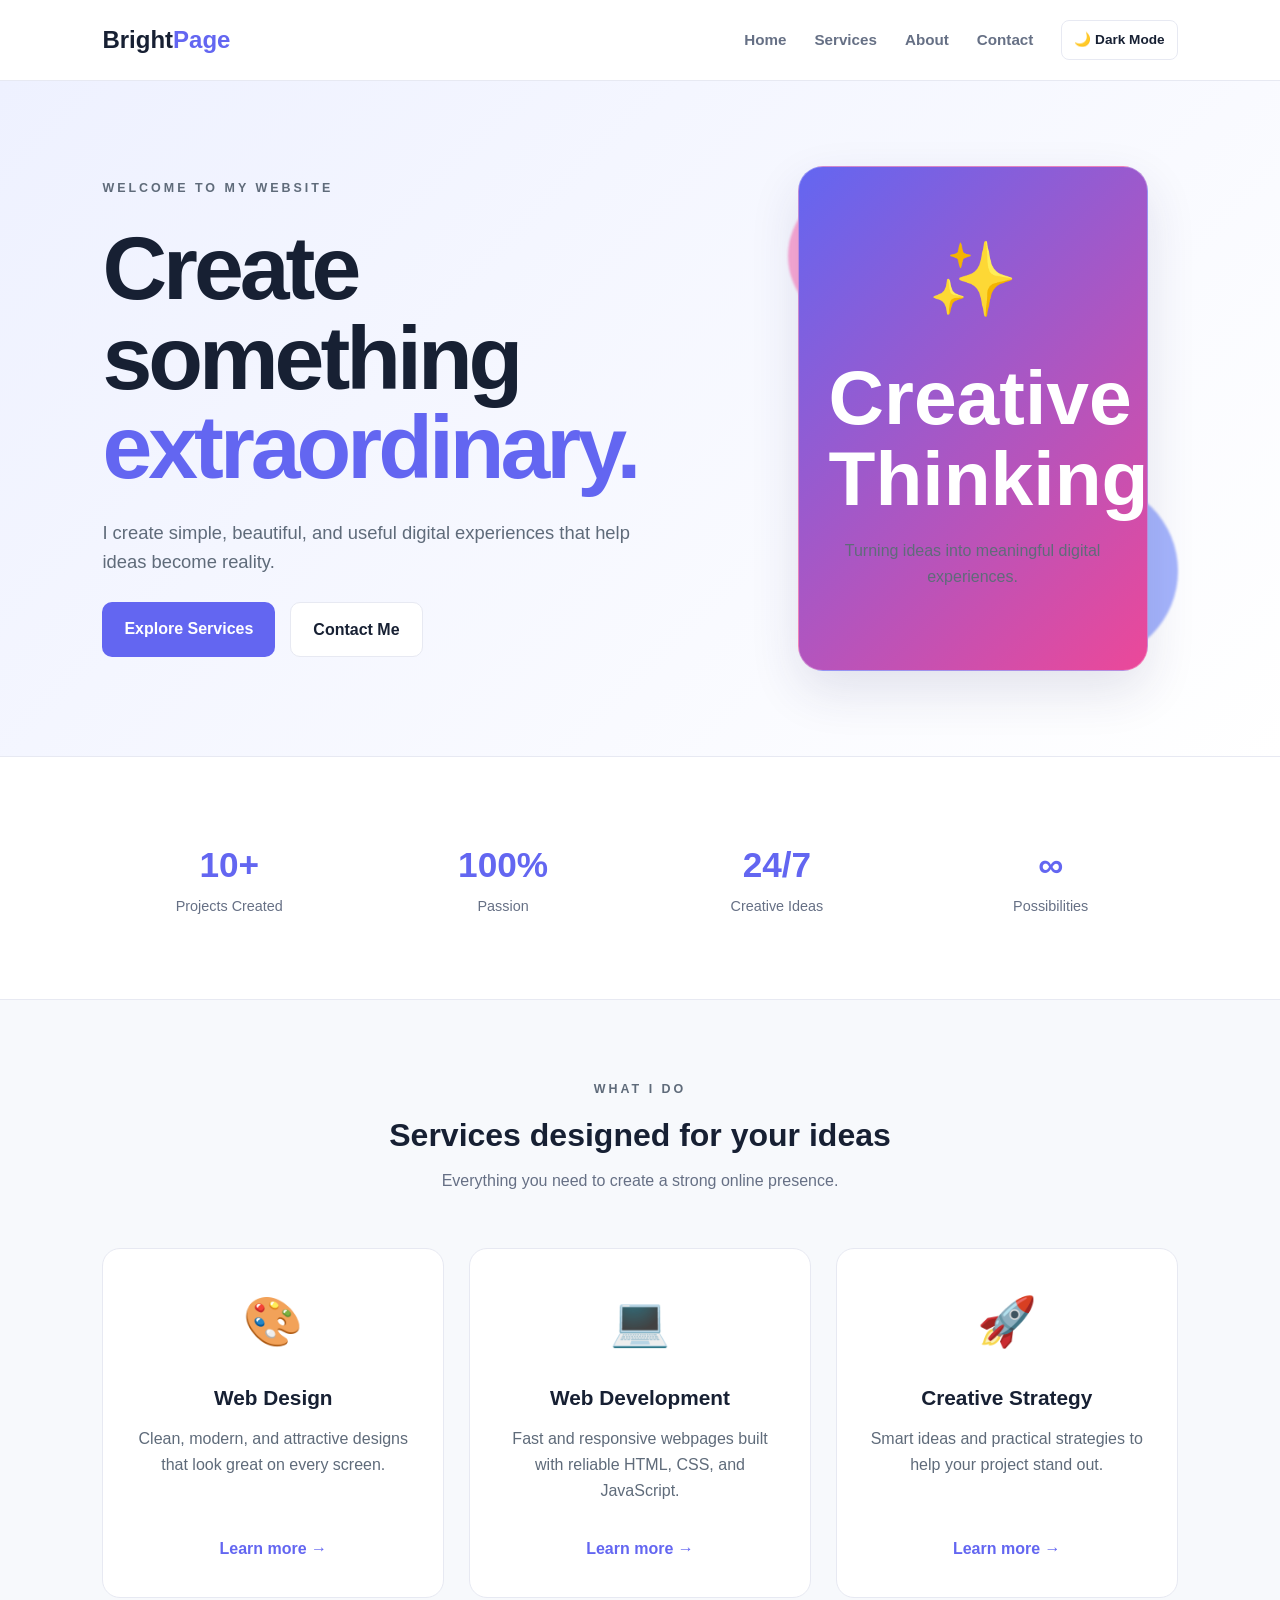
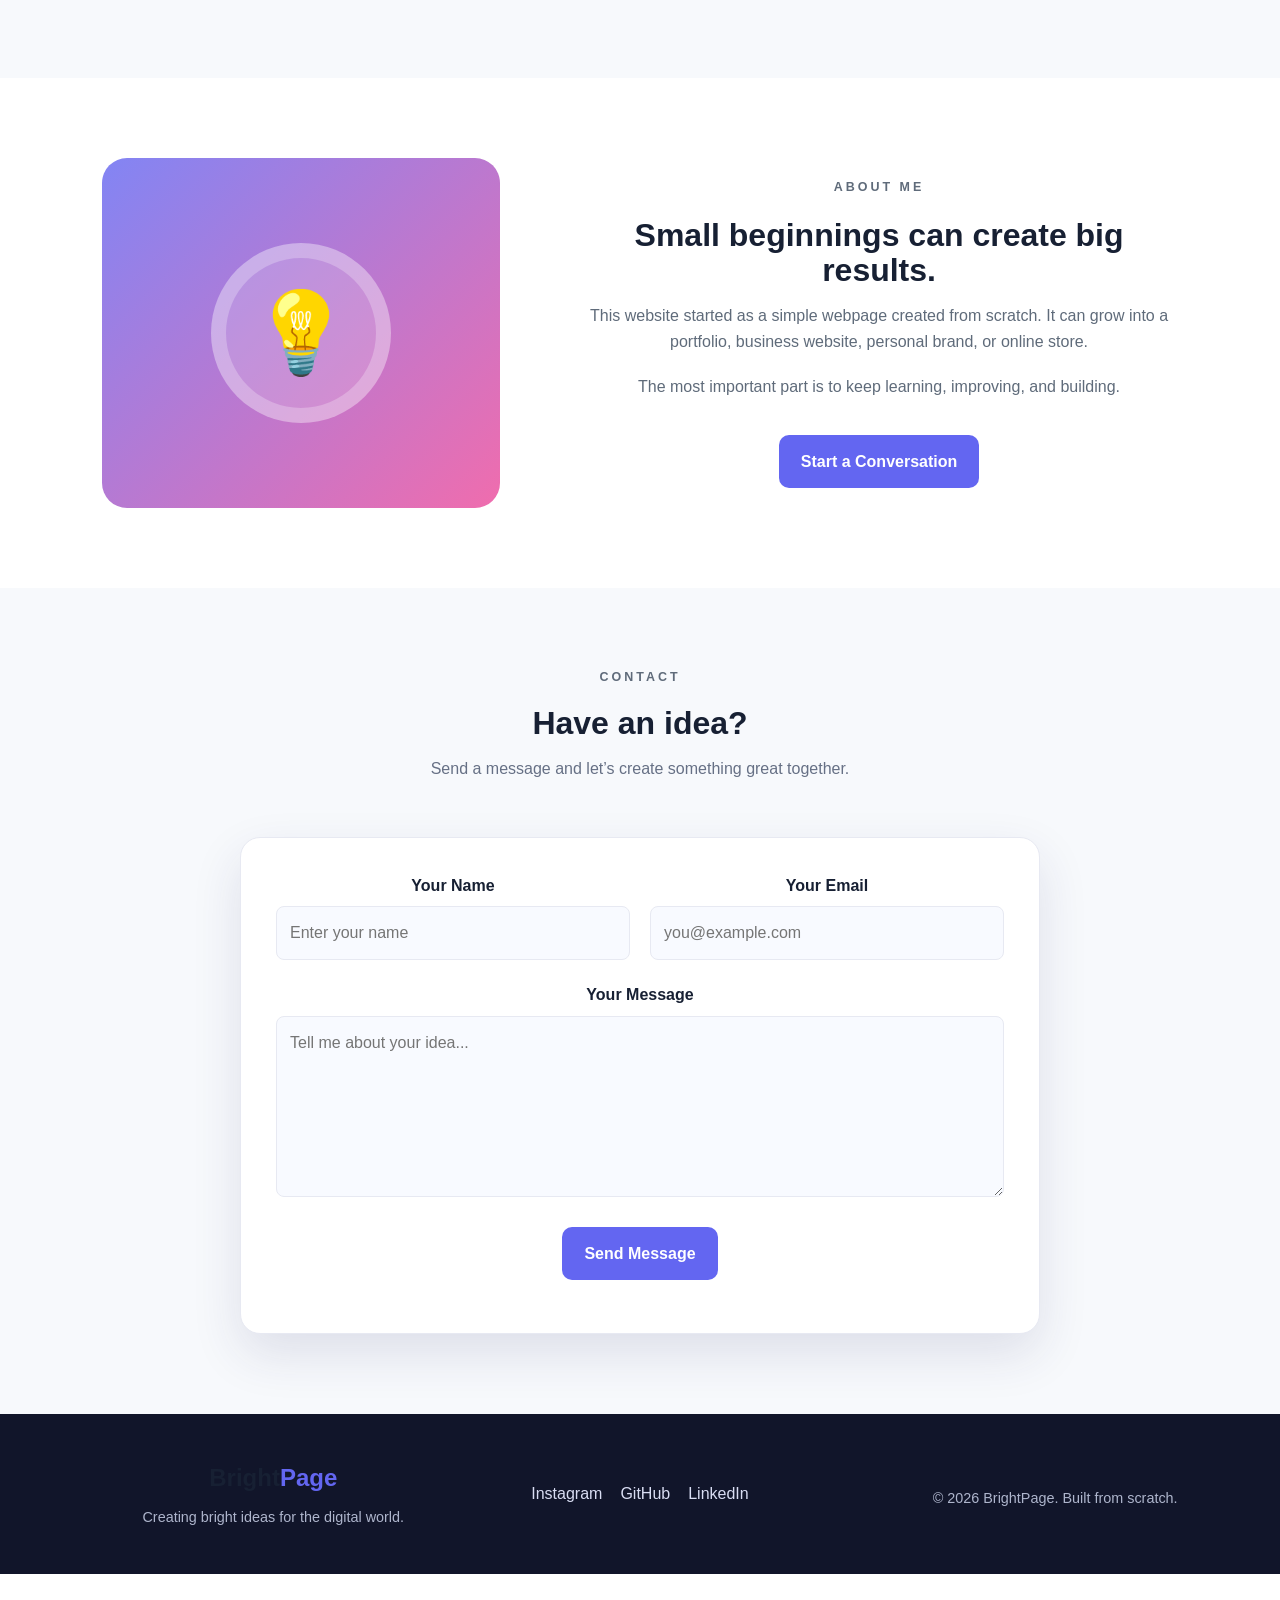
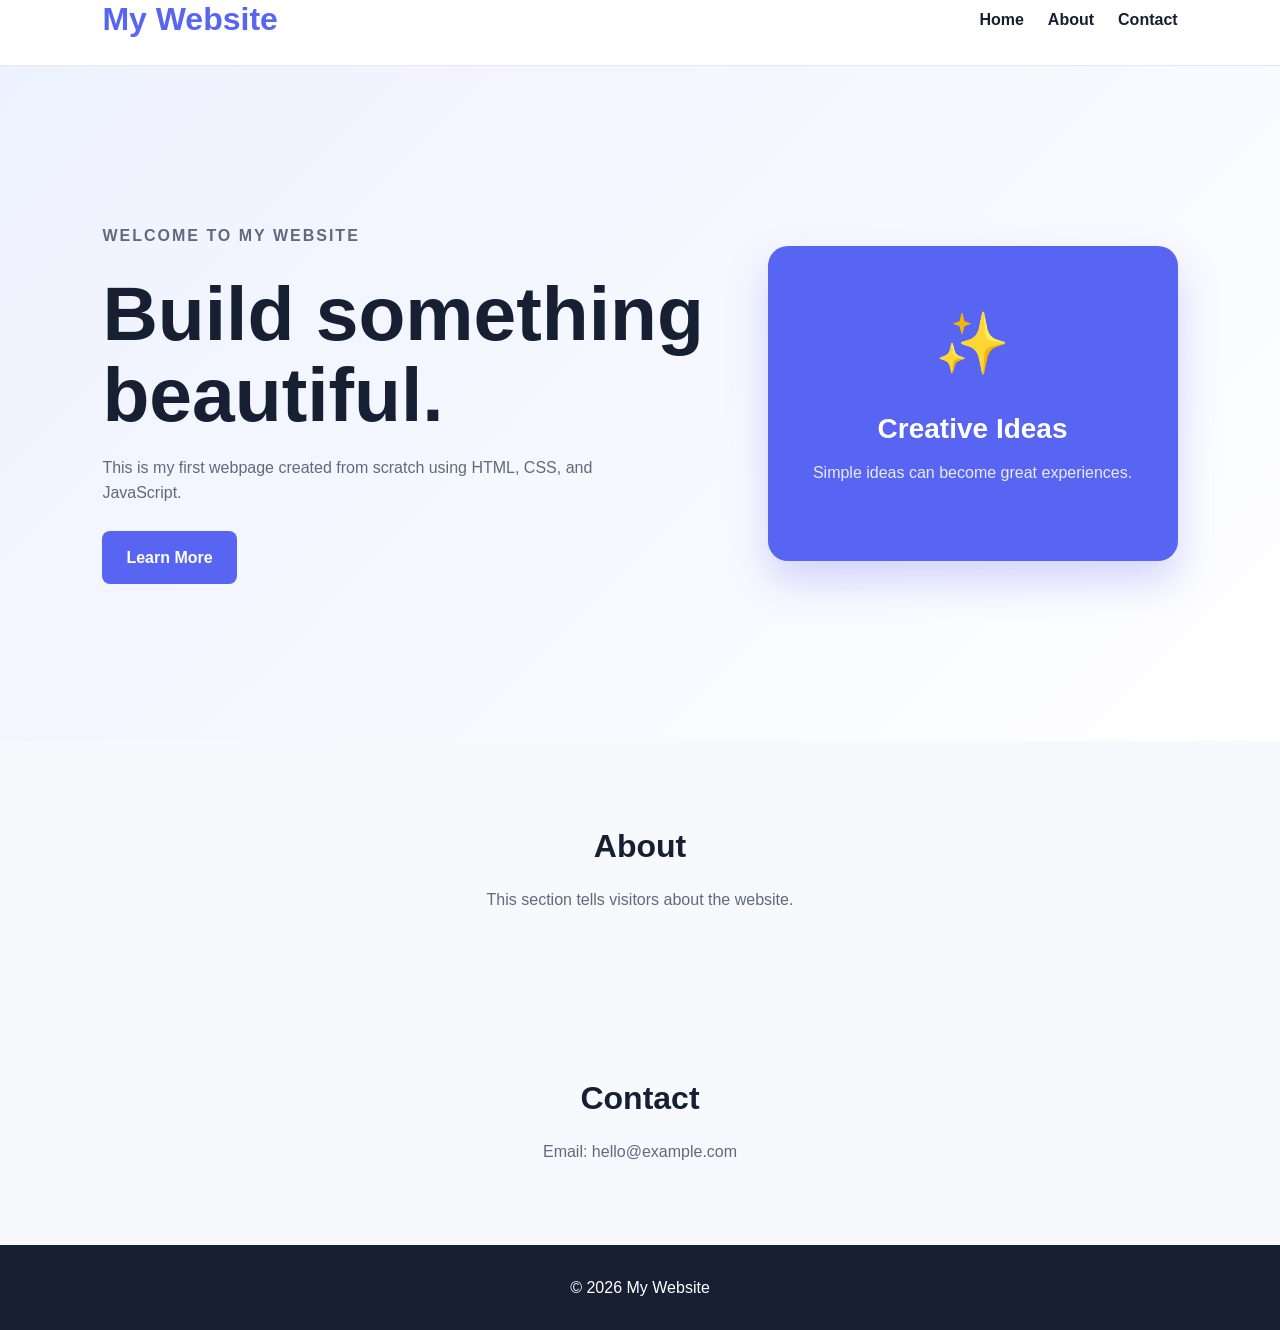
<file: index.html>
<!DOCTYPE html>
<html lang="en">
<head>
<!DOCTYPE html>
<html lang="en">
<head>
  <meta charset="UTF-8">
  <meta name="viewport" content="width=device-width, initial-scale=1.0">

  <meta
    name="description"
    content="A modern personal website built from scratch."
  >

  <title>BrightPage | Creative Digital Experiences</title>

  <link rel="stylesheet" href="style.css">
</head>
<body>

  <!-- Navigation -->
  <header class="site-header">
    <a href="#home" class="logo">Bright<span>Page</span></a>

    <button class="menu-button" id="menuButton" aria-label="Open menu">
      ☰
    </button>

    <nav class="navigation" id="navigation">
      <a href="#home">Home</a>
      <a href="#services">Services</a>
      <a href="#about">About</a>
      <a href="#contact">Contact</a>

      <button class="theme-button" id="themeButton">
        🌙 Dark Mode
      </button>
    </nav>
  </header>

  <main>

    <!-- Hero Section -->
    <section class="hero section" id="home">
      <div class="hero-content">
        <p class="eyebrow">WELCOME TO MY WEBSITE</p>

        <h1>
          Create something
          <span>extraordinary.</span>
        </h1>

        <p class="hero-description">
          I create simple, beautiful, and useful digital experiences
          that help ideas become reality.
        </p>

        <div class="hero-buttons">
          <a href="#services" class="primary-button">
            Explore Services
          </a>

          <a href="#contact" class="secondary-button">
            Contact Me
          </a>
        </div>
      </div>

      <div class="hero-visual">
        <div class="floating-shape shape-one"></div>
        <div class="floating-shape shape-two"></div>

        <div class="profile-card">
          <div class="profile-icon">✨</div>
          <h2>Creative Thinking</h2>
          <p>
            Turning ideas into meaningful digital experiences.
          </p>
        </div>
      </div>
    </section>

    <!-- Statistics -->
    <section class="stats section">
      <div class="stat">
        <strong>10+</strong>
        <span>Projects Created</span>
      </div>

      <div class="stat">
        <strong>100%</strong>
        <span>Passion</span>
      </div>

      <div class="stat">
        <strong>24/7</strong>
        <span>Creative Ideas</span>
      </div>

      <div class="stat">
        <strong>∞</strong>
        <span>Possibilities</span>
      </div>
    </section>

    <!-- Services -->
    <section class="section services-section" id="services">
      <div class="section-heading">
        <p class="eyebrow">WHAT I DO</p>
        <h2>Services designed for your ideas</h2>
        <p>
          Everything you need to create a strong online presence.
        </p>
      </div>

      <div class="service-grid">
        <article class="service-card">
          <div class="service-icon">🎨</div>
          <h3>Web Design</h3>
          <p>
            Clean, modern, and attractive designs that look great
            on every screen.
          </p>
          <a href="#contact">Learn more →</a>
        </article>

        <article class="service-card">
          <div class="service-icon">💻</div>
          <h3>Web Development</h3>
          <p>
            Fast and responsive webpages built with reliable
            HTML, CSS, and JavaScript.
          </p>
          <a href="#contact">Learn more →</a>
        </article>

        <article class="service-card">
          <div class="service-icon">🚀</div>
          <h3>Creative Strategy</h3>
          <p>
            Smart ideas and practical strategies to help your
            project stand out.
          </p>
          <a href="#contact">Learn more →</a>
        </article>
      </div>
    </section>

    <!-- About -->
    <section class="about-section section" id="about">
      <div class="about-image">
        <div class="about-circle">💡</div>
      </div>

      <div class="about-content">
        <p class="eyebrow">ABOUT ME</p>
        <h2>Small beginnings can create big results.</h2>

        <p>
          This website started as a simple webpage created from
          scratch. It can grow into a portfolio, business website,
          personal brand, or online store.
        </p>

        <p>
          The most important part is to keep learning, improving,
          and building.
        </p>

        <a href="#contact" class="primary-button">
          Start a Conversation
        </a>
      </div>
    </section>

    <!-- Contact -->
    <section class="contact-section section" id="contact">
      <div class="section-heading">
        <p class="eyebrow">CONTACT</p>
        <h2>Have an idea?</h2>
        <p>
          Send a message and let’s create something great together.
        </p>
      </div>

      <form class="contact-form" id="contactForm">
        <div class="form-row">
          <div class="form-group">
            <label for="name">Your Name</label>
            <input
              type="text"
              id="name"
              name="name"
              placeholder="Enter your name"
              required
            >
          </div>

          <div class="form-group">
            <label for="email">Your Email</label>
            <input
              type="email"
              id="email"
              name="email"
              placeholder="you@example.com"
              required
            >
          </div>
        </div>

        <div class="form-group">
          <label for="message">Your Message</label>
          <textarea
            id="message"
            name="message"
            rows="6"
            placeholder="Tell me about your idea..."
            required
          ></textarea>
        </div>

        <button type="submit" class="primary-button">
          Send Message
        </button>

        <p class="form-message" id="formMessage"></p>
      </form>
    </section>

  </main>

  <!-- Footer -->
  <footer class="site-footer">
    <div>
      <a href="#home" class="logo">Bright<span>Page</span></a>
      <p>Creating bright ideas for the digital world.</p>
    </div>

    <div class="social-links">
      <a href="#" aria-label="Instagram">Instagram</a>
      <a href="#" aria-label="GitHub">GitHub</a>
      <a href="#" aria-label="LinkedIn">LinkedIn</a>
    </div>

    <p class="copyright">
      © 2026 BrightPage. Built from scratch.
    </p>
  </footer>

  <script src="script.js"></script>
</body>
</html>  <meta charset="UTF-8">
  <meta name="viewport" content="width=device-width, initial-scale=1.0">
  <title>My Simple Webpage</title>
  <link rel="stylesheet" href="style.css">
</head>
<body>
  <header>
    <h1>My Website</h1>

    <nav>
      <a href="#home">Home</a>
      <a href="#about">About</a>
      <a href="#contact">Contact</a>
    </nav>
  </header>

  <main>
    <section id="home" class="hero">
      <div>
        <p class="label">WELCOME TO MY WEBSITE</p>
        <h2>Build something beautiful.</h2>
        <p>
          This is my first webpage created from scratch using HTML, CSS, and JavaScript.
        </p>
        <button id="learnMore">Learn More</button>
      </div>

      <div class="card">
        <div class="icon">✨</div>
        <h3>Creative Ideas</h3>
        <p>Simple ideas can become great experiences.</p>
      </div>
    </section>

    <section id="about">
      <h2>About</h2>
      <p>This section tells visitors about the website.</p>
    </section>

    <section id="contact">
      <h2>Contact</h2>
      <p>Email: hello@example.com</p>
    </section>
  </main>

  <footer>
    <p>© 2026 My Website</p>
  </footer>

  <script src="script.js"></script>
</body>
</html>
</file>
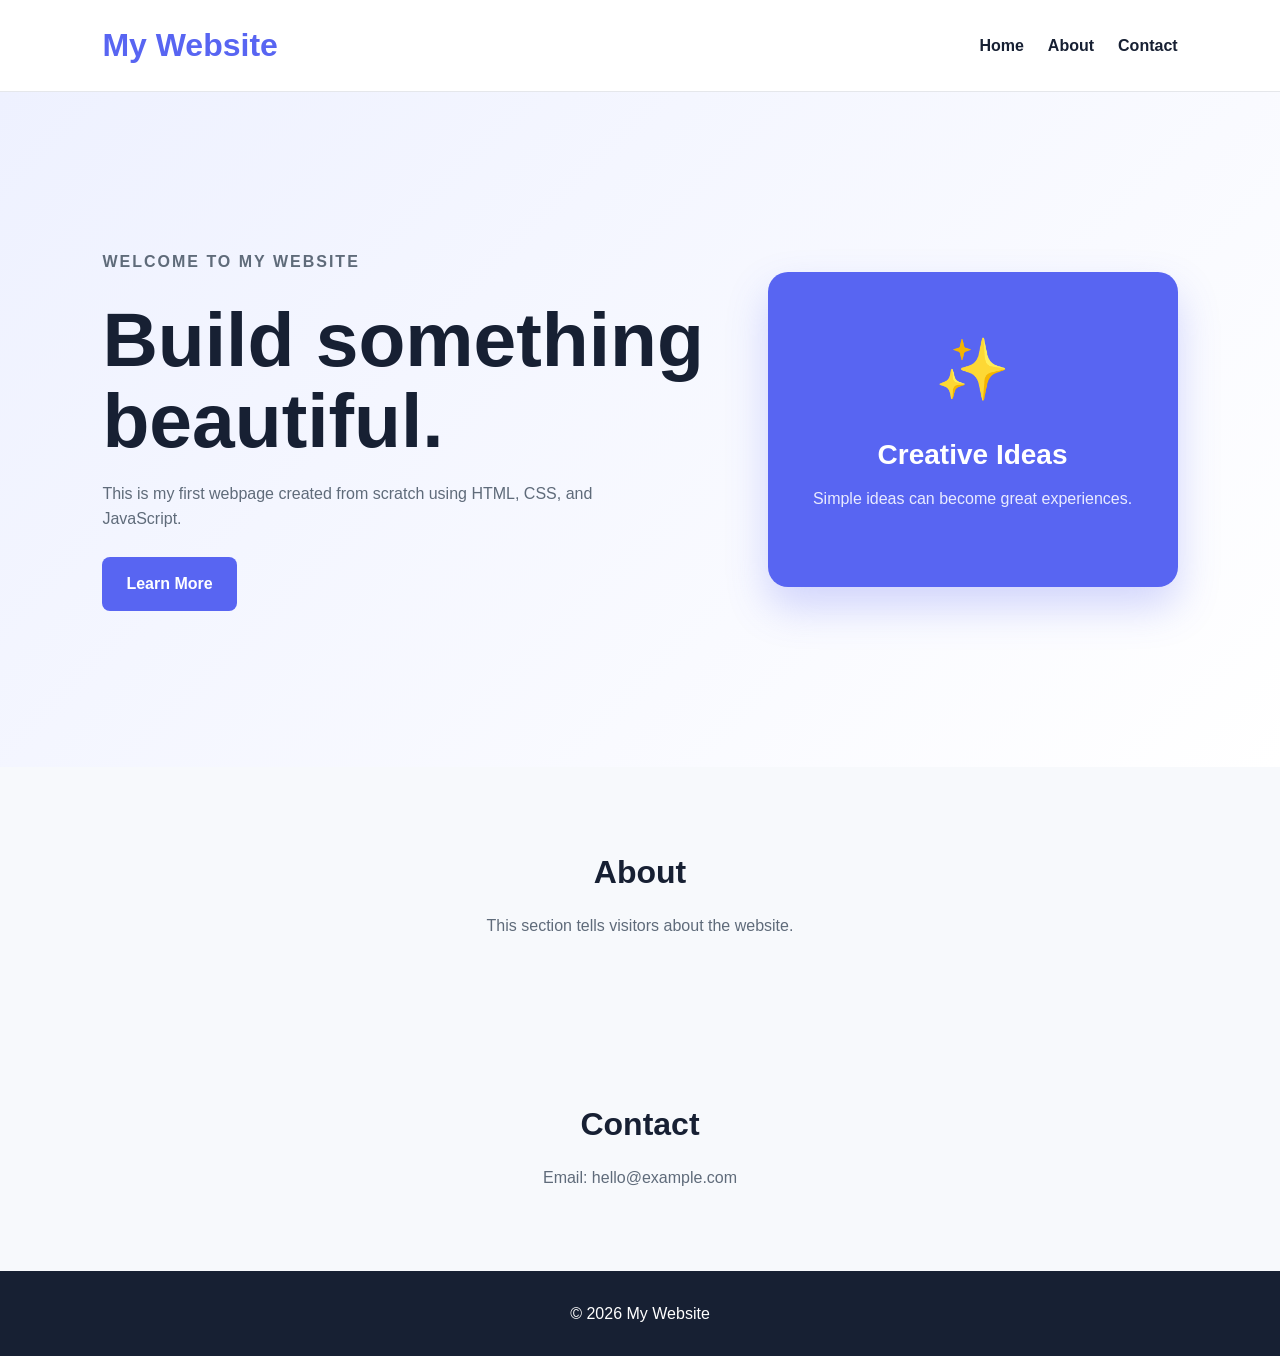
<file: index-backup.html>
<!DOCTYPE html>
<html lang="en">
<head>
  <meta charset="UTF-8">
  <meta name="viewport" content="width=device-width, initial-scale=1.0">
  <title>My Simple Webpage</title>
  <link rel="stylesheet" href="style.css">
</head>
<body>
  <header>
    <h1>My Website</h1>

    <nav>
      <a href="#home">Home</a>
      <a href="#about">About</a>
      <a href="#contact">Contact</a>
    </nav>
  </header>

  <main>
    <section id="home" class="hero">
      <div>
        <p class="label">WELCOME TO MY WEBSITE</p>
        <h2>Build something beautiful.</h2>
        <p>
          This is my first webpage created from scratch using HTML, CSS, and JavaScript.
        </p>
        <button id="learnMore">Learn More</button>
      </div>

      <div class="card">
        <div class="icon">✨</div>
        <h3>Creative Ideas</h3>
        <p>Simple ideas can become great experiences.</p>
      </div>
    </section>

    <section id="about">
      <h2>About</h2>
      <p>This section tells visitors about the website.</p>
    </section>

    <section id="contact">
      <h2>Contact</h2>
      <p>Email: hello@example.com</p>
    </section>
  </main>

  <footer>
    <p>© 2026 My Website</p>
  </footer>

  <script src="script.js"></script>
</body>
</html>
</file>
<file: style.css>
@import url('https://fonts.googleapis.com/css2?family=Inter:wght@400;500;600;700;800&display=swap');

:root {
  --primary: #6366f1;
  --primary-dark: #4f46e5;
  --secondary: #ec4899;
  --text: #172033;
  --muted: #667085;
  --background: #f8faff;
  --surface: #ffffff;
  --border: #e7e9f2;
  --shadow: 0 20px 50px rgba(40, 45, 100, 0.12);
}

body.dark-mode {
  --text: #f4f6ff;
  --muted: #aeb5cc;
  --background: #101426;
  --surface: #191e35;
  --border: #2d3555;
  --shadow: 0 20px 50px rgba(0, 0, 0, 0.3);
}

* {
  box-sizing: border-box;
  margin: 0;
  padding: 0;
}

html {
  scroll-behavior: smooth;
}

body {
  min-width: 320px;
  overflow-x: hidden;
  background: var(--background);
  color: var(--text);
  font-family: "Inter", Arial, sans-serif;
  line-height: 1.6;
  transition: background 0.3s ease, color 0.3s ease;
}

a {
  color: inherit;
  text-decoration: none;
}

button,
input,
textarea {
  font: inherit;
}

.site-header {
  position: sticky;
  top: 0;
  z-index: 1000;

  display: flex;
  align-items: center;
  justify-content: space-between;

  padding: 20px 8%;

  background: color-mix(
    in srgb,
    var(--surface) 92%,
    transparent
  );

  border-bottom: 1px solid var(--border);
  backdrop-filter: blur(15px);
}

.logo {
  color: var(--text);
  font-size: 1.5rem;
  font-weight: 800;
}

.logo span {
  color: var(--primary);
}

.navigation {
  display: flex;
  align-items: center;
  gap: 28px;
}

.navigation a {
  color: var(--muted);
  font-size: 0.95rem;
  font-weight: 600;
  transition: color 0.2s ease;
}

.navigation a:hover {
  color: var(--primary);
}

.menu-button,
.theme-button {
  border: none;
  background: transparent;
  color: var(--text);
  cursor: pointer;
}

.menu-button {
  display: none;
  font-size: 1.5rem;
}

.theme-button {
  padding: 8px 12px;
  border: 1px solid var(--border);
  border-radius: 8px;
  font-size: 0.85rem;
}

.section {
  padding: 100px 8%;
}

.hero {
  display: grid;
  grid-template-columns: 1.1fr 0.9fr;
  align-items: center;
  gap: 80px;
  min-height: 85vh;
  background:
    radial-gradient(
      circle at 20% 20%,
      rgba(99, 102, 241, 0.15),
      transparent 35%
    );
}

.eyebrow {
  margin-bottom: 18px;
  color: var(--primary);
  font-size: 0.78rem;
  font-weight: 800;
  letter-spacing: 3px;
}

.hero h1 {
  max-width: 720px;
  margin-bottom: 25px;
  font-size: clamp(3rem, 7vw, 6.5rem);
  line-height: 1;
  letter-spacing: -4px;
}

.hero h1 span {
  display: block;
  color: var(--primary);
}

.hero-description {
  max-width: 600px;
  margin-bottom: 35px;
  color: var(--muted);
  font-size: 1.15rem;
}

.hero-buttons {
  display: flex;
  flex-wrap: wrap;
  gap: 15px;
}

.primary-button,
.secondary-button {
  display: inline-block;
  padding: 14px 22px;
  border-radius: 10px;
  font-weight: 700;
  transition:
    transform 0.2s ease,
    background 0.2s ease;
}

.primary-button {
  border: none;
  background: var(--primary);
  color: white;
  cursor: pointer;
}

.primary-button:hover {
  background: var(--primary-dark);
  transform: translateY(-3px);
}

.secondary-button {
  border: 1px solid var(--border);
  background: var(--surface);
  color: var(--text);
}

.secondary-button:hover {
  transform: translateY(-3px);
  box-shadow: var(--shadow);
}

.hero-visual {
  position: relative;
  display: grid;
  min-height: 430px;
  place-items: center;
}

.profile-card {
  position: relative;
  z-index: 2;
  width: min(100%, 350px);
  padding: 55px 30px;
  border: 1px solid rgba(255, 255, 255, 0.3);
  border-radius: 25px;
  background: linear-gradient(
    135deg,
    var(--primary),
    var(--secondary)
  );
  color: white;
  text-align: center;
  box-shadow: var(--shadow);
  animation: floating 4s ease-in-out infinite;
}

.profile-icon {
  margin-bottom: 20px;
  font-size: 4.5rem;
}

.profile-card h2 {
  margin-bottom: 10px;
}

.profile-card p {
  color: #f4edff;
}

.floating-shape {
  position: absolute;
  border-radius: 50%;
  filter: blur(1px);
}

.shape-one {
  width: 140px;
  height: 140px;
  top: 20px;
  left: 20px;
  background: #f9a8d4;
}

.shape-two {
  width: 180px;
  height: 180px;
  right: 0;
  bottom: 10px;
  background: #a5b4fc;
}

@keyframes floating {
  0%,
  100% {
    transform: translateY(0);
  }

  50% {
    transform: translateY(-15px);
  }
}

.stats {
  display: grid;
  grid-template-columns: repeat(4, 1fr);
  gap: 20px;
  padding-top: 45px;
  padding-bottom: 45px;
  background: var(--surface);
  border-top: 1px solid var(--border);
  border-bottom: 1px solid var(--border);
}

.stat {
  text-align: center;
}

.stat strong {
  display: block;
  color: var(--primary);
  font-size: 2.2rem;
}

.stat span {
  color: var(--muted);
  font-size: 0.9rem;
}

.section-heading {
  max-width: 650px;
  margin: 0 auto 55px;
  text-align: center;
}

.section-heading h2,
.about-content h2 {
  margin-bottom: 18px;
  font-size: clamp(2rem, 4vw, 3.5rem);
  line-height: 1.1;
}

.section-heading > p:last-child,
.about-content > p {
  color: var(--muted);
}

.service-grid {
  display: grid;
  grid-template-columns: repeat(3, 1fr);
  gap: 25px;
}

.service-card {
  padding: 35px 28px;
  border: 1px solid var(--border);
  border-radius: 18px;
  background: var(--surface);
  transition:
    transform 0.25s ease,
    box-shadow 0.25s ease;
}

.service-card:hover {
  transform: translateY(-8px);
  box-shadow: var(--shadow);
}

.service-icon {
  margin-bottom: 20px;
  font-size: 3rem;
}

.service-card h3 {
  margin-bottom: 12px;
  font-size: 1.3rem;
}

.service-card p {
  min-height: 90px;
  margin-bottom: 20px;
  color: var(--muted);
}

.service-card a {
  color: var(--primary);
  font-weight: 700;
}

.about-section {
  display: grid;
  grid-template-columns: 0.8fr 1.2fr;
  align-items: center;
  gap: 80px;
  background: var(--surface);
}

.about-image {
  display: grid;
  min-height: 350px;
  place-items: center;
  border-radius: 25px;
  background:
    linear-gradient(
      135deg,
      rgba(99, 102, 241, 0.8),
      rgba(236, 72, 153, 0.8)
    );
}

.about-circle {
  display: grid;
  width: 180px;
  height: 180px;
  place-items: center;
  border: 15px solid rgba(255, 255, 255, 0.25);
  border-radius: 50%;
  background: rgba(255, 255, 255, 0.18);
  font-size: 5rem;
}

.about-content > p {
  margin-bottom: 20px;
}

.about-content .primary-button {
  margin-top: 15px;
}

.contact-form {
  max-width: 800px;
  margin: auto;
  padding: 35px;
  border: 1px solid var(--border);
  border-radius: 20px;
  background: var(--surface);
  box-shadow: var(--shadow);
}

.form-row {
  display: grid;
  grid-template-columns: 1fr 1fr;
  gap: 20px;
}

.form-group {
  margin-bottom: 22px;
}

.form-group label {
  display: block;
  margin-bottom: 8px;
  font-weight: 700;
}

.form-group input,
.form-group textarea {
  width: 100%;
  padding: 13px;
  border: 1px solid var(--border);
  border-radius: 8px;
  outline: none;
  background: var(--background);
  color: var(--text);
}

.form-group input:focus,
.form-group textarea:focus {
  border-color: var(--primary);
  box-shadow: 0 0 0 3px rgba(99, 102, 241, 0.15);
}

.form-message {
  margin-top: 18px;
  color: var(--primary);
  font-weight: 600;
}

.site-footer {
  display: grid;
  grid-template-columns: 1fr 1fr 1fr;
  align-items: center;
  gap: 25px;
  padding: 45px 8%;
  background: #11152a;
  color: white;
}

.site-footer p {
  margin-top: 8px;
  color: #aeb5cc;
  font-size: 0.9rem;
}

.social-links {
  display: flex;
  justify-content: center;
  gap: 18px;
}

.social-links a {
  color: #d9ddf3;
}

.social-links a:hover {
  color: #a5b4fc;
}

.copyright {
  text-align: right;
}

@media (max-width: 900px) {
  .hero,
  .about-section {
    grid-template-columns: 1fr;
  }

  .hero {
    gap: 40px;
  }

  .hero-visual {
    min-height: 350px;
  }

  .service-grid {
    grid-template-columns: 1fr 1fr;
  }

  .site-footer {
    grid-template-columns: 1fr;
    text-align: center;
  }

  .copyright {
    text-align: center;
  }
}

@media (max-width: 650px) {
  .site-header {
    padding: 16px 6%;
  }

  .menu-button {
    display: block;
  }

  .navigation {
    position: absolute;
    top: 73px;
    right: 6%;
    left: 6%;

    display: none;
    align-items: stretch;
    flex-direction: column;
    gap: 18px;

    padding: 22px;
    border: 1px solid var(--border);
    border-radius: 14px;
    background: var(--surface);
    box-shadow: var(--shadow);
  }

  .navigation.show {
    display: flex;
  }

  .section {
    padding: 70px 6%;
  }

  .hero {
    min-height: auto;
    padding-top: 90px;
  }

  .hero h1 {
    letter-spacing: -2px;
  }

  .stats {
    grid-template-columns: 1fr 1fr;
  }

  .service-grid {
    grid-template-columns: 1fr;
  }

  .form-row {
    grid-template-columns: 1fr;
    gap: 0;
  }

  .contact-form {
    padding: 25px 20px;
  }
}* {
  box-sizing: border-box;
  margin: 0;
  padding: 0;
}

html {
  scroll-behavior: smooth;
}

body {
  font-family: Arial, sans-serif;
  color: #172033;
  background: #f7f9fc;
  line-height: 1.6;
}

header {
  display: flex;
  justify-content: space-between;
  align-items: center;
  padding: 20px 8%;
  background: white;
  border-bottom: 1px solid #e5e7eb;
}

header h1 {
  color: #5865f2;
}

nav {
  display: flex;
  gap: 24px;
}

nav a {
  color: #172033;
  text-decoration: none;
  font-weight: bold;
}

nav a:hover {
  color: #5865f2;
}

.hero {
  display: grid;
  grid-template-columns: 1.5fr 1fr;
  align-items: center;
  gap: 50px;
  min-height: 75vh;
  padding: 80px 8%;
  background: linear-gradient(135deg, #eef1ff, white);
}

.label {
  margin-bottom: 15px;
  color: #5865f2;
  font-weight: bold;
  letter-spacing: 2px;
}

.hero h2 {
  max-width: 650px;
  margin-bottom: 20px;
  font-size: clamp(40px, 6vw, 80px);
  line-height: 1.05;
}

.hero p {
  max-width: 550px;
  margin-bottom: 25px;
  color: #5f6b7a;
}

button {
  padding: 14px 24px;
  border: none;
  border-radius: 8px;
  background: #5865f2;
  color: white;
  font-size: 16px;
  font-weight: bold;
  cursor: pointer;
}

button:hover {
  background: #3f4bd1;
}

.card {
  padding: 50px 30px;
  border-radius: 20px;
  background: #5865f2;
  color: white;
  text-align: center;
  box-shadow: 0 20px 40px rgba(88, 101, 242, 0.25);
}

.icon {
  font-size: 60px;
}

.card h3 {
  margin: 15px 0 8px;
  font-size: 28px;
}

.card p {
  color: #e9ebff;
}

section:not(.hero) {
  padding: 80px 8%;
  text-align: center;
}

section:not(.hero) h2 {
  margin-bottom: 15px;
  font-size: 32px;
}

section:not(.hero) p {
  color: #5f6b7a;
}

footer {
  padding: 30px;
  background: #172033;
  color: white;
  text-align: center;
}

@media (max-width: 700px) {
  header {
    align-items: flex-start;
    flex-direction: column;
    gap: 15px;
  }

  .hero {
    grid-template-columns: 1fr;
    padding: 60px 6%;
  }

  nav {
    gap: 15px;
  }
}
</file>
